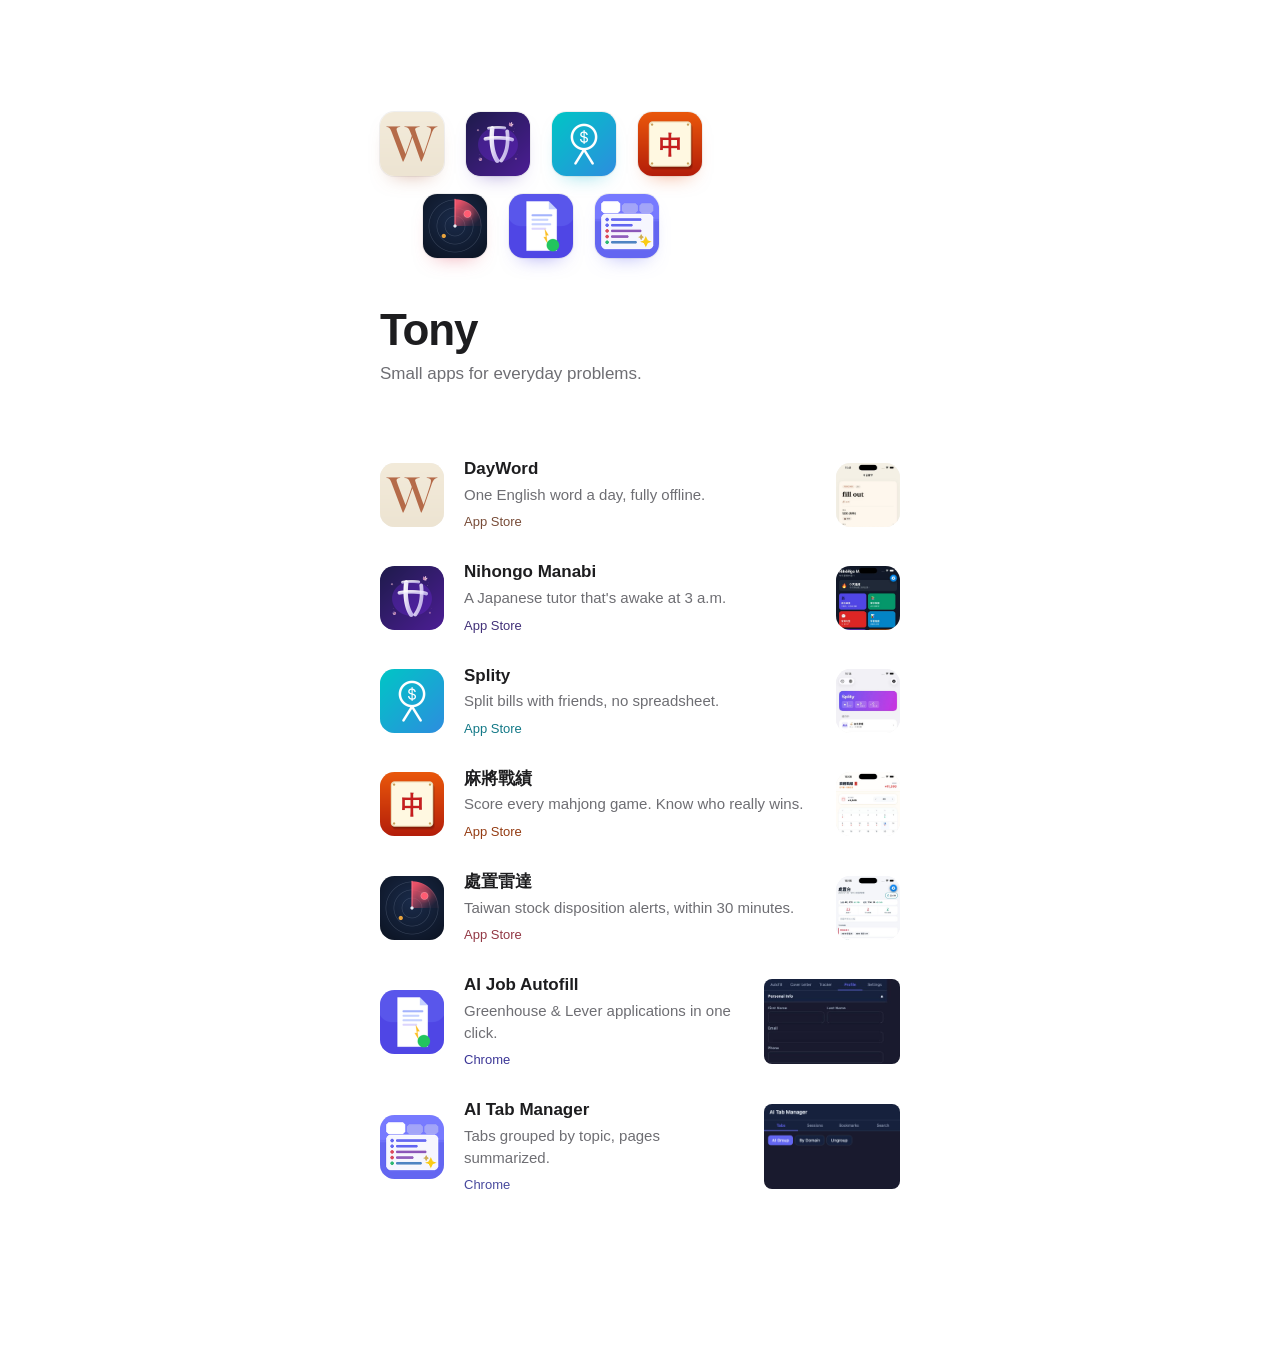
<file: index.html>
<!doctype html>
<html lang="en">
<head>
  <meta charset="utf-8">
  <meta name="viewport" content="width=device-width, initial-scale=1">
  <title>Tony — Apps</title>
  <meta name="description" content="Small apps by Tony (arlong): DayWord, Nihongo Manabi, Splity, 麻將戰績, 處置雷達, and two Chrome extensions.">
  <meta name="theme-color" content="#ffffff">
  <link rel="icon" type="image/png" href="favicon.png?v=2">
  <link rel="apple-touch-icon" href="apple-touch-icon.png">
  <link rel="canonical" href="https://arlong.is-a.dev/">
  <meta property="og:type" content="website">
  <meta property="og:title" content="Tony — Apps">
  <meta property="og:description" content="Small apps for everyday problems. iOS apps and Chrome extensions by Tony (arlong).">
  <meta property="og:url" content="https://arlong.is-a.dev/">
  <meta property="og:image" content="https://arlong.is-a.dev/og.png">
  <meta property="og:image:width" content="1200">
  <meta property="og:image:height" content="630">
  <meta name="twitter:card" content="summary_large_image">
  <link rel="stylesheet" href="style.css?v=7">
</head>
<body>
  <main>
    <div class="hero" aria-hidden="true">
      <div class="r"><a href="#dayword" style="--c:181,107,73;--r:-4deg;--d:7s;--dl:0.0s"><img src="icons/dayword.png" alt=""></a><a href="#nihongo-manabi" style="--c:91,63,181;--r:3deg;--d:8s;--dl:-0.9s"><img src="icons/nihongo-manabi.png" alt=""></a><a href="#splity" style="--c:12,183,204;--r:-2deg;--d:6.5s;--dl:-1.8s"><img src="icons/splity.png" alt=""></a><a href="#mahjong" style="--c:227,81,11;--r:4deg;--d:7.5s;--dl:-2.7s"><img src="icons/mahjong.png" alt=""></a></div>
      <div class="r"><a href="#stocktrack" style="--c:224,74,95;--r:3deg;--d:8.5s;--dl:-3.6s"><img src="icons/stocktrack.png" alt=""></a><a href="#ai-job-autofill" style="--c:79,70,229;--r:-3deg;--d:7s;--dl:-4.5s"><img src="icons/ai-job-autofill.png" alt=""></a><a href="#ai-tab-manager" style="--c:99,102,241;--r:2deg;--d:6s;--dl:-5.4s"><img src="icons/ai-tab-manager.png" alt=""></a></div>
    </div>
    <h1>Tony</h1>
    <p class="lede">Small apps for everyday problems.</p>
    <ul class="apps">
      <li id="dayword" style="--c:181,107,73;--i:1"><a href="https://apps.apple.com/app/id6763968236" rel="noopener">
        <img class="icon" src="icons/dayword.png" alt="" width="56" height="56">
        <span class="text"><b>DayWord</b><span>One English word a day, fully offline.</span><small>App Store</small></span>
        <img class="shot" src="shots/dayword.jpg" alt="DayWord screenshot" loading="lazy">
      </a></li>
      <li id="nihongo-manabi" style="--c:91,63,181;--i:2"><a href="https://apps.apple.com/app/id6760352124" rel="noopener">
        <img class="icon" src="icons/nihongo-manabi.png" alt="" width="56" height="56">
        <span class="text"><b>Nihongo Manabi</b><span>A Japanese tutor that's awake at 3 a.m.</span><small>App Store</small></span>
        <img class="shot" src="shots/nihongo-manabi.jpg" alt="Nihongo Manabi screenshot" loading="lazy">
      </a></li>
      <li id="splity" style="--c:12,183,204;--i:3"><a href="https://apps.apple.com/app/id6760477233" rel="noopener">
        <img class="icon" src="icons/splity.png" alt="" width="56" height="56">
        <span class="text"><b>Splity</b><span>Split bills with friends, no spreadsheet.</span><small>App Store</small></span>
        <img class="shot" src="shots/splity.jpg" alt="Splity screenshot" loading="lazy">
      </a></li>
      <li id="mahjong" style="--c:227,81,11;--i:4"><a href="https://apps.apple.com/tw/app/id6760577332" rel="noopener">
        <img class="icon" src="icons/mahjong.png" alt="" width="56" height="56">
        <span class="text"><b>麻將戰績</b><span>Score every mahjong game. Know who really wins.</span><small>App Store</small></span>
        <img class="shot" src="shots/mahjong.jpg" alt="麻將戰績 screenshot" loading="lazy">
      </a></li>
      <li id="stocktrack" style="--c:224,74,95;--i:5"><a href="https://apps.apple.com/tw/app/id6802329246" rel="noopener">
        <img class="icon" src="icons/stocktrack.png" alt="" width="56" height="56">
        <span class="text"><b>處置雷達</b><span>Taiwan stock disposition alerts, within 30 minutes.</span><small>App Store</small></span>
        <img class="shot" src="shots/stocktrack.jpg" alt="處置雷達 screenshot" loading="lazy">
      </a></li>
      <li id="ai-job-autofill" style="--c:79,70,229;--i:6"><a href="https://chromewebstore.google.com/detail/ai-job-autofill/pnmochkacndcpgacmhlhanahgofengaj" rel="noopener">
        <img class="icon" src="icons/ai-job-autofill.png" alt="" width="56" height="56">
        <span class="text"><b>AI Job Autofill</b><span>Greenhouse & Lever applications in one click.</span><small>Chrome</small></span>
        <img class="shot wide" src="shots/ai-job-autofill.jpg" alt="AI Job Autofill screenshot" loading="lazy">
      </a></li>
      <li id="ai-tab-manager" style="--c:99,102,241;--i:7"><a href="https://chromewebstore.google.com/detail/ai-tab-manager/diklcnalgjdinhloiacaooidbmfhojch" rel="noopener">
        <img class="icon" src="icons/ai-tab-manager.png" alt="" width="56" height="56">
        <span class="text"><b>AI Tab Manager</b><span>Tabs grouped by topic, pages summarized.</span><small>Chrome</small></span>
        <img class="shot wide" src="shots/ai-tab-manager.jpg" alt="AI Tab Manager screenshot" loading="lazy">
      </a></li>
    </ul>

    <footer>
      <span>Tony Chien</span>
      <a href="https://www.instagram.com/ccl_0120" rel="noopener">Instagram</a>
      <a href="mailto:tony0912045596@gmail.com">Email</a>
    </footer>
  </main>
</body>
</html>
</file>
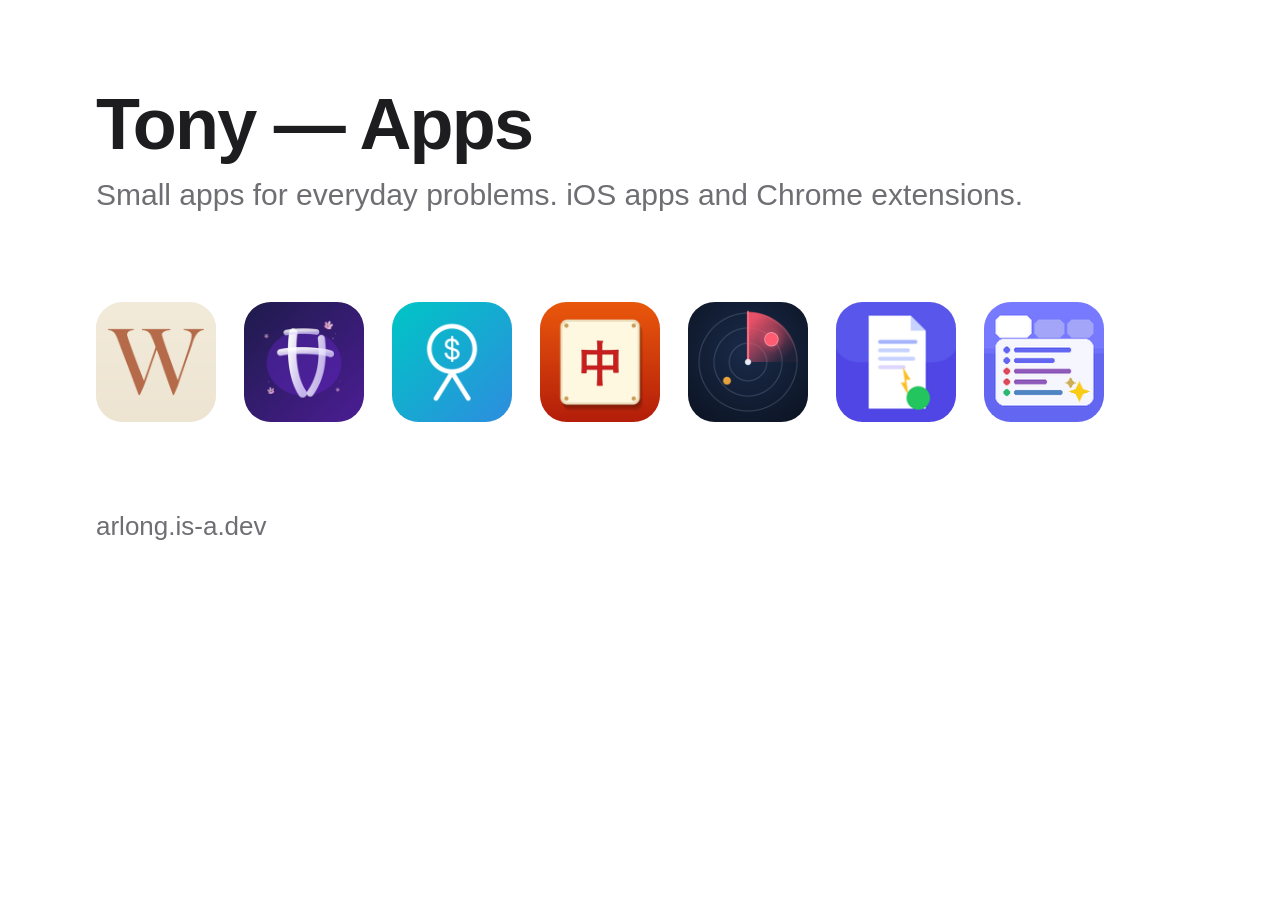
<file: og.html>
<!doctype html>
<html lang="en"><head><meta charset="utf-8">
<style>
  body{margin:0;width:1200px;height:630px;background:#fff;color:#1d1d1f;font-family:-apple-system,BlinkMacSystemFont,"SF Pro Display","PingFang TC","Helvetica Neue",sans-serif;-webkit-font-smoothing:antialiased;overflow:hidden}
  .wrap{padding:88px 96px;height:100%;box-sizing:border-box;display:flex;flex-direction:column;justify-content:space-between}
  h1{margin:0;font-size:72px;font-weight:700;letter-spacing:-0.025em;line-height:1}
  p{margin:18px 0 0;font-size:30px;color:#6e6e73}
  .row{display:flex;gap:28px}
  .row img{width:120px;height:120px;border-radius:22.37%;box-shadow:inset 0 0 0 1px rgba(0,0,0,.06)}
  .url{font-size:26px;color:#6e6e73;margin-top:0}
</style></head>
<body><div class="wrap">
  <div><h1>Tony — Apps</h1><p>Small apps for everyday problems. iOS apps and Chrome extensions.</p></div>
  <div class="row">
    <img src="icons/dayword.png"><img src="icons/nihongo-manabi.png"><img src="icons/splity.png"><img src="icons/mahjong.png"><img src="icons/stocktrack.png"><img src="icons/ai-job-autofill.png"><img src="icons/ai-tab-manager.png">
  </div>
  <p class="url">arlong.is-a.dev</p>
</div></body></html>
</file>
<file: style.css>
:root {
  --bg: #fff;
  --ink: #1d1d1f;
  --muted: #6e6e73;
  --tint: 0.09;
  --ease: cubic-bezier(0.22, 1, 0.36, 1);
}

@media (prefers-color-scheme: dark) {
  :root:not([data-theme="light"]) {
    --bg: #1c1c1e;
    --ink: #f5f5f7;
    --muted: #98989d;
    --tint: 0.16;
  }
}

:root[data-theme="dark"] {
  --bg: #1c1c1e;
  --ink: #f5f5f7;
  --muted: #98989d;
  --tint: 0.16;
}

* { box-sizing: border-box; }

html { -webkit-text-size-adjust: 100%; }

body {
  margin: 0;
  background: var(--bg);
  color: var(--ink);
  font-family: -apple-system, BlinkMacSystemFont, "SF Pro Text", "PingFang TC", "Helvetica Neue", Helvetica, Arial, sans-serif;
  font-size: 17px;
  line-height: 1.45;
  -webkit-font-smoothing: antialiased;
}

main {
  max-width: 560px;
  margin: 0 auto;
  padding: 64px 20px 72px;
}

/* Entrance: title first, then each row 50ms apart */
@keyframes rise {
  from { opacity: 0; transform: translateY(10px); }
  to   { opacity: 1; transform: none; }
}

h1, .lede, .apps li, footer {
  animation: rise 0.6s var(--ease) both;
  animation-delay: calc(80ms + var(--i, 0) * 50ms);
}

.lede { --i: 1; }
footer { --i: 9; }

h1 {
  margin: 0;
  font-size: 36px;
  font-weight: 700;
  letter-spacing: -0.025em;
  line-height: 1.1;
}

.lede {
  margin: 8px 0 0;
  color: var(--muted);
  text-wrap: pretty;
}

.apps {
  list-style: none;
  margin: 44px 0 0;
  padding: 0;
}

/* Each row carries its app's own colour (--c, set inline as r,g,b) */
.apps a {
  display: flex;
  align-items: center;
  gap: 16px;
  margin: 0 -12px;
  padding: 12px;
  border-radius: 16px;
  color: inherit;
  text-decoration: none;
  transition: background-color 0.25s var(--ease);
}

.apps a:hover,
.apps a:focus-visible {
  background: rgba(var(--c), var(--tint));
  outline: none;
}

.apps img {
  flex: none;
  width: 56px;
  height: 56px;
  border-radius: 22.37%;
  box-shadow: inset 0 0 0 1px rgba(0, 0, 0, 0.06);
  transition: transform 0.3s var(--ease), box-shadow 0.3s var(--ease);
}

.apps a:hover img {
  transform: translateY(-2px) scale(1.04);
  box-shadow: inset 0 0 0 1px rgba(0, 0, 0, 0.06), 0 10px 24px -8px rgba(var(--c), 0.55);
}

/* iOS home-screen press */
.apps a:active img {
  transform: scale(0.94);
  transition-duration: 0.1s;
}

.text {
  flex: 1;
  min-width: 0;
  display: flex;
  flex-direction: column;
}

.text b { font-weight: 600; }

.text span {
  color: var(--muted);
  font-size: 15px;
}

.store {
  flex: none;
  color: var(--muted);
  font-size: 13px;
  transition: color 0.25s var(--ease);
}

.apps a:hover .store,
.apps a:focus-visible .store { color: rgb(var(--c)); }

footer {
  margin-top: 56px;
  color: var(--muted);
  font-size: 14px;
  display: flex;
  gap: 20px;
}

footer a {
  color: inherit;
  text-decoration-color: transparent;
  text-underline-offset: 3px;
  transition: color 0.2s var(--ease), text-decoration-color 0.2s var(--ease);
}

footer a:hover { color: var(--ink); text-decoration-color: currentColor; }

@media (min-width: 640px) {
  main { padding-top: 112px; }
  h1 { font-size: 44px; }
  .apps { margin-top: 56px; }
  .apps a { gap: 20px; padding: 14px 16px; margin: 0 -16px; }
  .apps img { width: 64px; height: 64px; }
}

@media (prefers-reduced-motion: reduce) {
  h1, .lede, .apps li, footer { animation: none; }
  .apps a, .apps img, .store, footer a { transition: none; }
  .apps a:hover img { transform: none; }
}

/* == generated by build.py == */
.hero{display:flex;flex-direction:column;gap:14px;margin:0 0 40px}
.hero .r{display:flex;gap:18px}
.hero .r + .r{padding-left:37px}
.hero a{display:block;width:56px;height:56px;border-radius:22.37%;box-shadow:0 0 0 1px rgba(0,0,0,.06),0 10px 20px -12px rgba(var(--c),.55);animation:float var(--d) ease-in-out var(--dl) infinite;transition:transform .3s var(--ease),box-shadow .3s var(--ease)}
.hero a:hover{animation-play-state:paused;transform:translateY(-4px) scale(1.06)!important;box-shadow:0 0 0 1px rgba(0,0,0,.06),0 16px 28px -12px rgba(var(--c),.7)}
.hero img{display:block;width:100%;height:100%;border-radius:inherit}
@keyframes float{0%,100%{transform:translateY(0) rotate(var(--r))}50%{transform:translateY(-5px) rotate(calc(var(--r) * -0.5))}}
.text small{display:none}
@media (min-width:640px){.hero{gap:18px;margin-bottom:48px}.hero .r{gap:22px}.hero .r + .r{padding-left:43px}.hero a{width:64px;height:64px}}
@media (prefers-reduced-motion:reduce){.hero a{animation:none}}

.apps a{align-items:center}
.text small{display:none}
.apps a .store{display:none}
.shot{flex:none;width:60px;height:130px;object-fit:cover;object-position:top;border-radius:10px;box-shadow:0 0 0 1px rgba(0,0,0,.08),0 6px 16px -8px rgba(0,0,0,.35);transition:transform .35s var(--ease),box-shadow .35s var(--ease)}
.shot.wide{width:112px;height:70px;border-radius:8px}
.apps a:hover .shot{transform:translateY(-4px) rotate(-1.5deg) scale(1.04);box-shadow:0 0 0 1px rgba(0,0,0,.08),0 18px 30px -12px rgba(var(--c),.6)}
.apps a .text{gap:2px}
.apps a .text small{display:block;font-size:13px;color:rgb(var(--c));color:color-mix(in srgb,rgb(var(--c)) 60%,var(--ink));margin-top:6px}
@media (min-width:640px){.shot{width:72px;height:156px}.shot.wide{width:136px;height:85px}}
</file>
